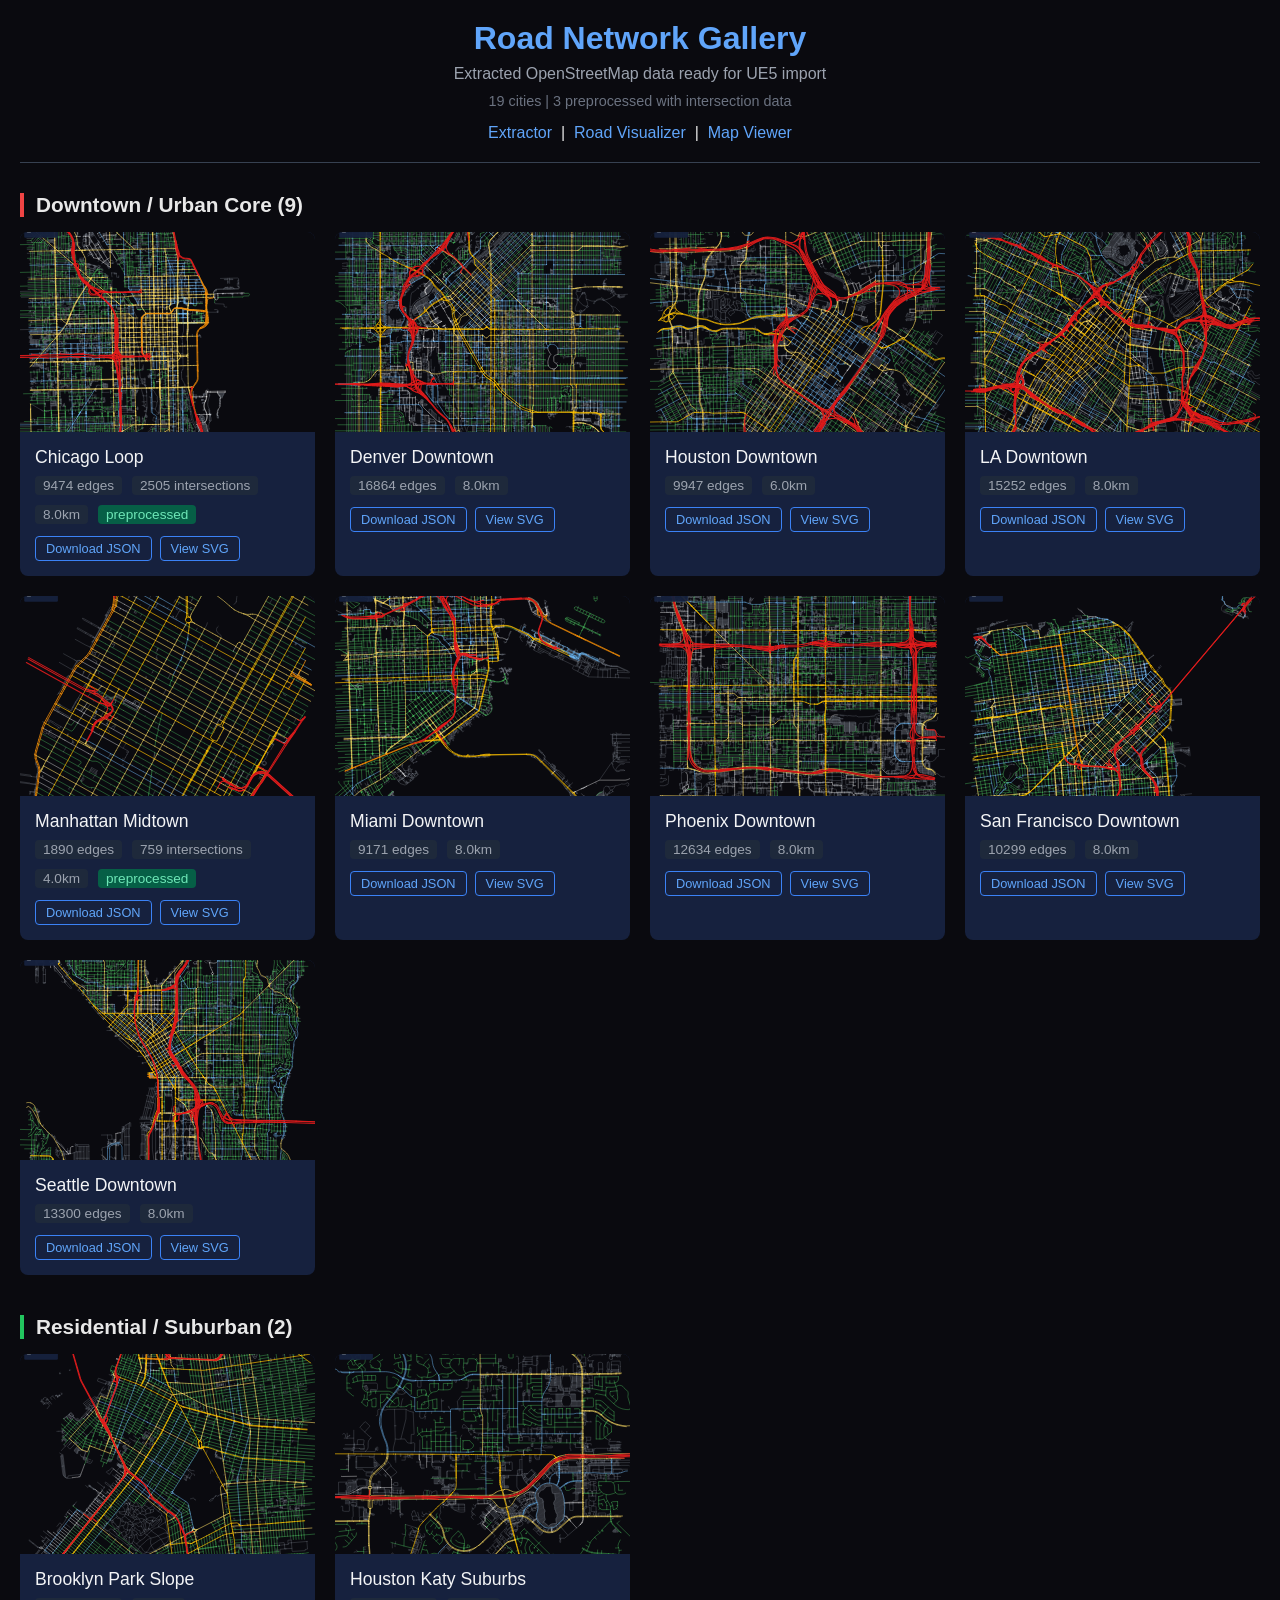
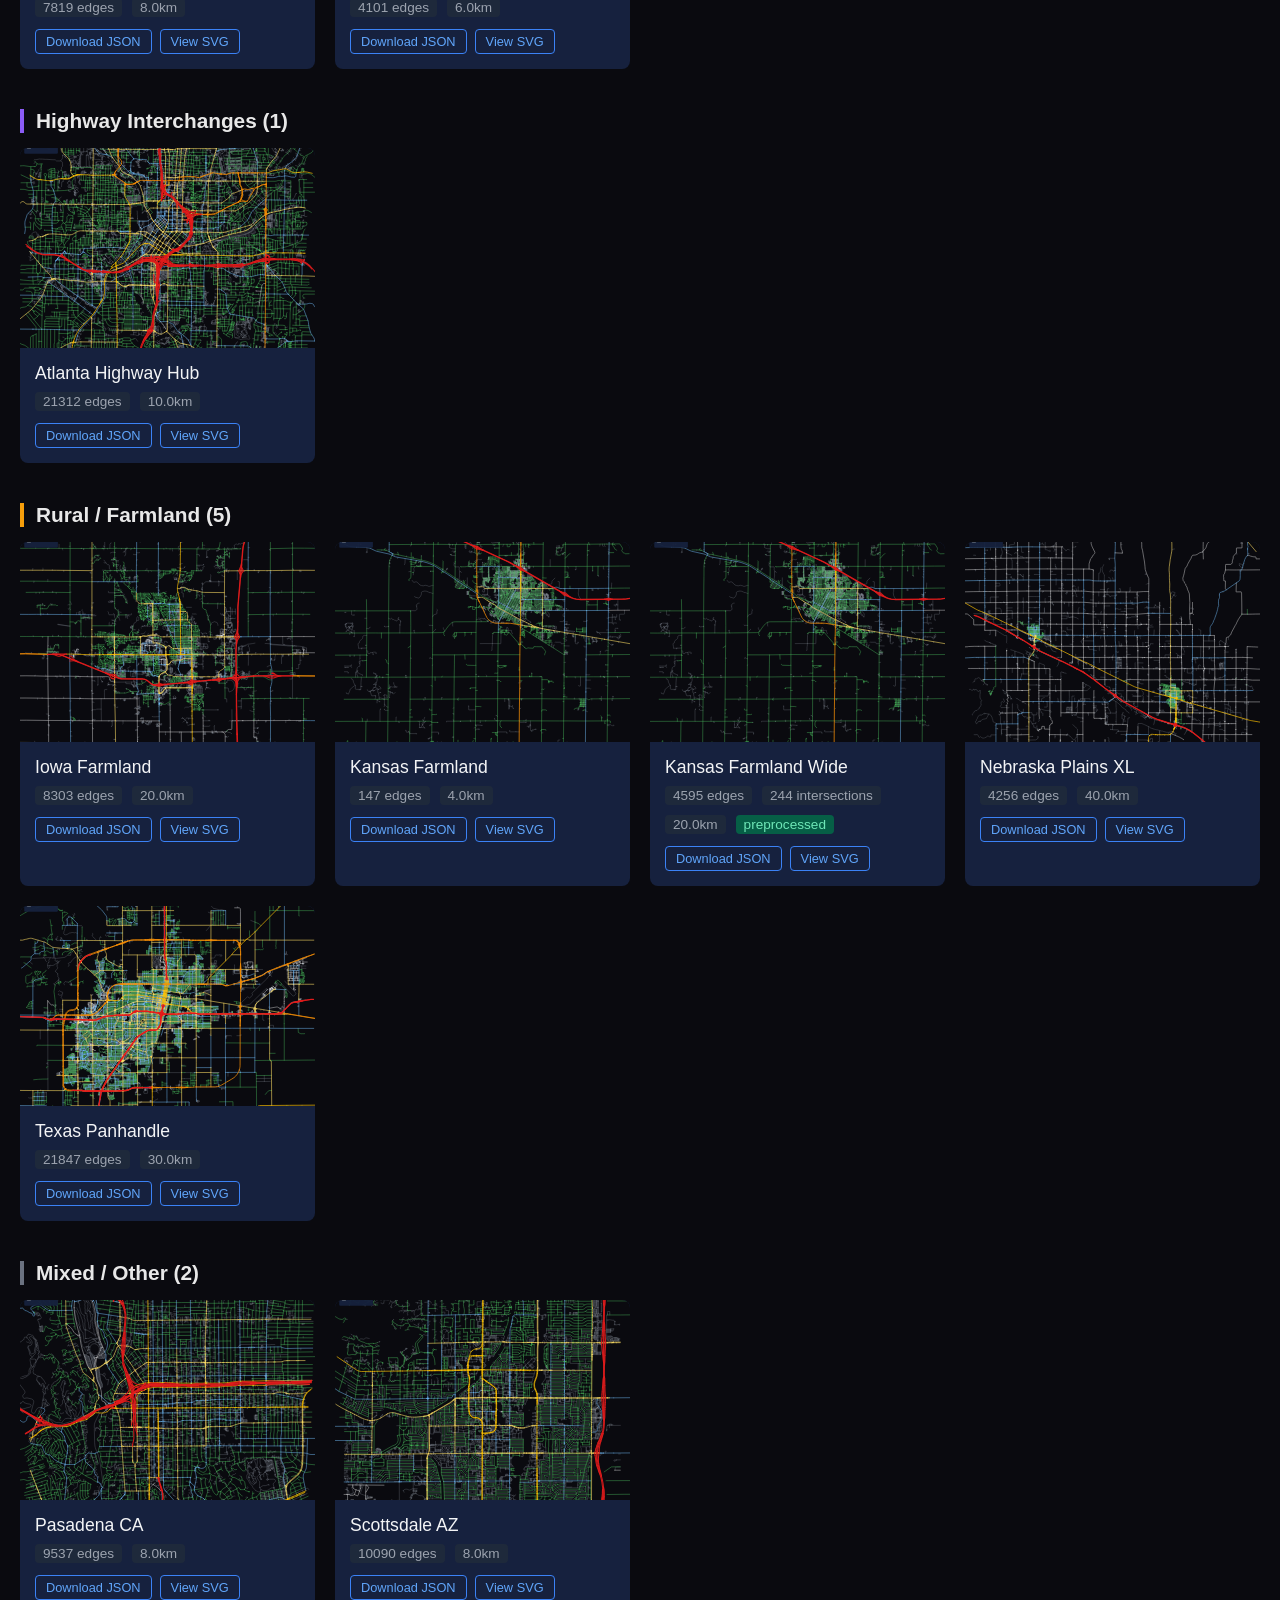
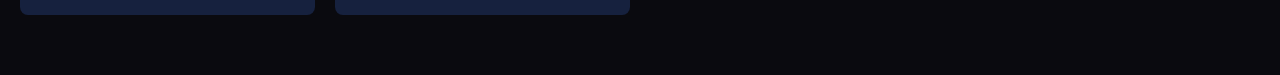
<file: output/gallery.html>
<!DOCTYPE html>
<html lang="en">
<head>
    <meta charset="UTF-8">
    <meta name="viewport" content="width=device-width, initial-scale=1.0">
    <title>Road Network Gallery - GIS Map Data</title>
    <style>
        * { margin: 0; padding: 0; box-sizing: border-box; }
        body {
            font-family: -apple-system, BlinkMacSystemFont, 'Segoe UI', sans-serif;
            background: #0a0a0f;
            color: #e8e8e8;
            padding: 20px;
            min-height: 100vh;
        }
        header {
            text-align: center;
            margin-bottom: 30px;
            padding-bottom: 20px;
            border-bottom: 1px solid #374151;
        }
        h1 { color: #60a5fa; margin-bottom: 8px; }
        .subtitle { color: #9ca3af; }
        .stats { margin-top: 10px; color: #6b7280; font-size: 0.9rem; }
        nav { margin-top: 15px; }
        nav a { color: #60a5fa; text-decoration: none; font-size: 1rem; }
        nav a:hover { text-decoration: underline; }

        .category {
            margin-bottom: 40px;
        }
        .category h2 {
            font-size: 1.3rem;
            margin-bottom: 15px;
            padding-left: 12px;
            border-left: 4px solid;
        }

        .grid {
            display: grid;
            grid-template-columns: repeat(auto-fill, minmax(280px, 1fr));
            gap: 20px;
        }

        .card {
            background: #16213e;
            border-radius: 8px;
            overflow: hidden;
            transition: transform 0.2s, box-shadow 0.2s;
        }
        .card:hover {
            transform: translateY(-4px);
            box-shadow: 0 8px 25px rgba(0,0,0,0.4);
        }

        .card-image {
            width: 100%;
            height: 200px;
            background: #0f172a;
            display: flex;
            align-items: center;
            justify-content: center;
            overflow: hidden;
        }
        .card-image img {
            width: 100%;
            height: 100%;
            object-fit: cover;
        }
        .card-image.no-image {
            color: #4b5563;
            font-size: 0.9rem;
        }

        .card-content {
            padding: 15px;
        }
        .card-title {
            font-size: 1.1rem;
            color: #f3f4f6;
            margin-bottom: 8px;
        }
        .card-meta {
            font-size: 0.85rem;
            color: #9ca3af;
            display: flex;
            flex-wrap: wrap;
            gap: 10px;
        }
        .card-meta span {
            background: #1e293b;
            padding: 2px 8px;
            border-radius: 4px;
        }
        .preprocessed {
            background: #065f46 !important;
            color: #6ee7b7;
        }

        .card-links {
            margin-top: 12px;
            display: flex;
            gap: 8px;
        }
        .card-links a {
            font-size: 0.8rem;
            color: #60a5fa;
            text-decoration: none;
            padding: 4px 10px;
            border: 1px solid #3b82f6;
            border-radius: 4px;
            transition: background 0.2s;
        }
        .card-links a:hover {
            background: #3b82f6;
            color: white;
        }
    </style>
</head>
<body>
    <header>
        <h1>Road Network Gallery</h1>
        <p class="subtitle">Extracted OpenStreetMap data ready for UE5 import</p>
        <p class="stats">19 cities | 3 preprocessed with intersection data</p>
        <nav><a href="../docs/index.html">Extractor</a> &nbsp;|&nbsp; <a href="visualize.html">Road Visualizer</a> &nbsp;|&nbsp; <a href="mapview.html">Map Viewer</a></nav>
    </header>

    <div class="category">
        <h2 style="border-color: #ef4444">Downtown / Urban Core (9)</h2>
        <div class="grid">

            <div class="card">
                <div class="card-image">
                    <img src="ue5_ready\Chicago_Loop_ue5.svg" alt="Chicago Loop">
                </div>
                <div class="card-content">
                    <div class="card-title">Chicago Loop</div>
                    <div class="card-meta">
                        <span>9474 edges</span><span>2505 intersections</span><span>8.0km</span>
                        <span class="preprocessed">preprocessed</span>
                    </div>
                    <div class="card-links">
                        <a href="ue5_ready\Chicago_Loop_ue5_preprocessed.json" download>Download JSON</a>
                        <a href="ue5_ready\Chicago_Loop_ue5.svg" target="_blank">View SVG</a>
                    </div>
                </div>
            </div>

            <div class="card">
                <div class="card-image">
                    <img src="ue5_ready\Denver_Downtown_ue5.svg" alt="Denver Downtown">
                </div>
                <div class="card-content">
                    <div class="card-title">Denver Downtown</div>
                    <div class="card-meta">
                        <span>16864 edges</span><span>8.0km</span>
                        
                    </div>
                    <div class="card-links">
                        <a href="ue5_ready\Denver_Downtown_ue5.json" download>Download JSON</a>
                        <a href="ue5_ready\Denver_Downtown_ue5.svg" target="_blank">View SVG</a>
                    </div>
                </div>
            </div>

            <div class="card">
                <div class="card-image">
                    <img src="ue5_ready\Houston_Downtown_ue5.svg" alt="Houston Downtown">
                </div>
                <div class="card-content">
                    <div class="card-title">Houston Downtown</div>
                    <div class="card-meta">
                        <span>9947 edges</span><span>6.0km</span>
                        
                    </div>
                    <div class="card-links">
                        <a href="ue5_ready\Houston_Downtown_ue5.json" download>Download JSON</a>
                        <a href="ue5_ready\Houston_Downtown_ue5.svg" target="_blank">View SVG</a>
                    </div>
                </div>
            </div>

            <div class="card">
                <div class="card-image">
                    <img src="ue5_ready\LA_Downtown_ue5.svg" alt="LA Downtown">
                </div>
                <div class="card-content">
                    <div class="card-title">LA Downtown</div>
                    <div class="card-meta">
                        <span>15252 edges</span><span>8.0km</span>
                        
                    </div>
                    <div class="card-links">
                        <a href="ue5_ready\LA_Downtown_ue5.json" download>Download JSON</a>
                        <a href="ue5_ready\LA_Downtown_ue5.svg" target="_blank">View SVG</a>
                    </div>
                </div>
            </div>

            <div class="card">
                <div class="card-image">
                    <img src="ue5_ready\Manhattan_Midtown_ue5.svg" alt="Manhattan Midtown">
                </div>
                <div class="card-content">
                    <div class="card-title">Manhattan Midtown</div>
                    <div class="card-meta">
                        <span>1890 edges</span><span>759 intersections</span><span>4.0km</span>
                        <span class="preprocessed">preprocessed</span>
                    </div>
                    <div class="card-links">
                        <a href="ue5_ready\Manhattan_Midtown_ue5_preprocessed.json" download>Download JSON</a>
                        <a href="ue5_ready\Manhattan_Midtown_ue5.svg" target="_blank">View SVG</a>
                    </div>
                </div>
            </div>

            <div class="card">
                <div class="card-image">
                    <img src="ue5_ready\Miami_Downtown_ue5.svg" alt="Miami Downtown">
                </div>
                <div class="card-content">
                    <div class="card-title">Miami Downtown</div>
                    <div class="card-meta">
                        <span>9171 edges</span><span>8.0km</span>
                        
                    </div>
                    <div class="card-links">
                        <a href="ue5_ready\Miami_Downtown_ue5.json" download>Download JSON</a>
                        <a href="ue5_ready\Miami_Downtown_ue5.svg" target="_blank">View SVG</a>
                    </div>
                </div>
            </div>

            <div class="card">
                <div class="card-image">
                    <img src="ue5_ready\Phoenix_Downtown_ue5.svg" alt="Phoenix Downtown">
                </div>
                <div class="card-content">
                    <div class="card-title">Phoenix Downtown</div>
                    <div class="card-meta">
                        <span>12634 edges</span><span>8.0km</span>
                        
                    </div>
                    <div class="card-links">
                        <a href="ue5_ready\Phoenix_Downtown_ue5.json" download>Download JSON</a>
                        <a href="ue5_ready\Phoenix_Downtown_ue5.svg" target="_blank">View SVG</a>
                    </div>
                </div>
            </div>

            <div class="card">
                <div class="card-image">
                    <img src="ue5_ready\San_Francisco_Downtown_ue5.svg" alt="San Francisco Downtown">
                </div>
                <div class="card-content">
                    <div class="card-title">San Francisco Downtown</div>
                    <div class="card-meta">
                        <span>10299 edges</span><span>8.0km</span>
                        
                    </div>
                    <div class="card-links">
                        <a href="ue5_ready\San_Francisco_Downtown_ue5.json" download>Download JSON</a>
                        <a href="ue5_ready\San_Francisco_Downtown_ue5.svg" target="_blank">View SVG</a>
                    </div>
                </div>
            </div>

            <div class="card">
                <div class="card-image">
                    <img src="ue5_ready\Seattle_Downtown_ue5.svg" alt="Seattle Downtown">
                </div>
                <div class="card-content">
                    <div class="card-title">Seattle Downtown</div>
                    <div class="card-meta">
                        <span>13300 edges</span><span>8.0km</span>
                        
                    </div>
                    <div class="card-links">
                        <a href="ue5_ready\Seattle_Downtown_ue5.json" download>Download JSON</a>
                        <a href="ue5_ready\Seattle_Downtown_ue5.svg" target="_blank">View SVG</a>
                    </div>
                </div>
            </div>

        </div>
    </div>

    <div class="category">
        <h2 style="border-color: #22c55e">Residential / Suburban (2)</h2>
        <div class="grid">

            <div class="card">
                <div class="card-image">
                    <img src="ue5_ready\Brooklyn_Park_Slope_ue5.svg" alt="Brooklyn Park Slope">
                </div>
                <div class="card-content">
                    <div class="card-title">Brooklyn Park Slope</div>
                    <div class="card-meta">
                        <span>7819 edges</span><span>8.0km</span>
                        
                    </div>
                    <div class="card-links">
                        <a href="ue5_ready\Brooklyn_Park_Slope_ue5.json" download>Download JSON</a>
                        <a href="ue5_ready\Brooklyn_Park_Slope_ue5.svg" target="_blank">View SVG</a>
                    </div>
                </div>
            </div>

            <div class="card">
                <div class="card-image">
                    <img src="ue5_ready\Houston_Katy_Suburbs_ue5.svg" alt="Houston Katy Suburbs">
                </div>
                <div class="card-content">
                    <div class="card-title">Houston Katy Suburbs</div>
                    <div class="card-meta">
                        <span>4101 edges</span><span>6.0km</span>
                        
                    </div>
                    <div class="card-links">
                        <a href="ue5_ready\Houston_Katy_Suburbs_ue5.json" download>Download JSON</a>
                        <a href="ue5_ready\Houston_Katy_Suburbs_ue5.svg" target="_blank">View SVG</a>
                    </div>
                </div>
            </div>

        </div>
    </div>


    <div class="category">
        <h2 style="border-color: #8b5cf6">Highway Interchanges (1)</h2>
        <div class="grid">

            <div class="card">
                <div class="card-image">
                    <img src="ue5_ready\Atlanta_Highway_Hub_ue5.svg" alt="Atlanta Highway Hub">
                </div>
                <div class="card-content">
                    <div class="card-title">Atlanta Highway Hub</div>
                    <div class="card-meta">
                        <span>21312 edges</span><span>10.0km</span>
                        
                    </div>
                    <div class="card-links">
                        <a href="ue5_ready\Atlanta_Highway_Hub_ue5.json" download>Download JSON</a>
                        <a href="ue5_ready\Atlanta_Highway_Hub_ue5.svg" target="_blank">View SVG</a>
                    </div>
                </div>
            </div>

        </div>
    </div>

    <div class="category">
        <h2 style="border-color: #f59e0b">Rural / Farmland (5)</h2>
        <div class="grid">

            <div class="card">
                <div class="card-image">
                    <img src="ue5_ready\Iowa_Farmland_ue5.svg" alt="Iowa Farmland">
                </div>
                <div class="card-content">
                    <div class="card-title">Iowa Farmland</div>
                    <div class="card-meta">
                        <span>8303 edges</span><span>20.0km</span>
                        
                    </div>
                    <div class="card-links">
                        <a href="ue5_ready\Iowa_Farmland_ue5.json" download>Download JSON</a>
                        <a href="ue5_ready\Iowa_Farmland_ue5.svg" target="_blank">View SVG</a>
                    </div>
                </div>
            </div>

            <div class="card">
                <div class="card-image">
                    <img src="ue5_ready\Kansas_Farmland_Wide_ue5.svg" alt="Kansas Farmland">
                </div>
                <div class="card-content">
                    <div class="card-title">Kansas Farmland</div>
                    <div class="card-meta">
                        <span>147 edges</span><span>4.0km</span>
                        
                    </div>
                    <div class="card-links">
                        <a href="ue5_ready\Kansas_Farmland_ue5.json" download>Download JSON</a>
                        <a href="ue5_ready\Kansas_Farmland_Wide_ue5.svg" target="_blank">View SVG</a>
                    </div>
                </div>
            </div>

            <div class="card">
                <div class="card-image">
                    <img src="ue5_ready\Kansas_Farmland_Wide_ue5.svg" alt="Kansas Farmland Wide">
                </div>
                <div class="card-content">
                    <div class="card-title">Kansas Farmland Wide</div>
                    <div class="card-meta">
                        <span>4595 edges</span><span>244 intersections</span><span>20.0km</span>
                        <span class="preprocessed">preprocessed</span>
                    </div>
                    <div class="card-links">
                        <a href="ue5_ready\Kansas_Farmland_Wide_ue5_preprocessed.json" download>Download JSON</a>
                        <a href="ue5_ready\Kansas_Farmland_Wide_ue5.svg" target="_blank">View SVG</a>
                    </div>
                </div>
            </div>

            <div class="card">
                <div class="card-image">
                    <img src="ue5_ready\Nebraska_Plains_XL_ue5.svg" alt="Nebraska Plains XL">
                </div>
                <div class="card-content">
                    <div class="card-title">Nebraska Plains XL</div>
                    <div class="card-meta">
                        <span>4256 edges</span><span>40.0km</span>
                        
                    </div>
                    <div class="card-links">
                        <a href="ue5_ready\Nebraska_Plains_XL_ue5.json" download>Download JSON</a>
                        <a href="ue5_ready\Nebraska_Plains_XL_ue5.svg" target="_blank">View SVG</a>
                    </div>
                </div>
            </div>

            <div class="card">
                <div class="card-image">
                    <img src="ue5_ready\Texas_Panhandle_ue5.svg" alt="Texas Panhandle">
                </div>
                <div class="card-content">
                    <div class="card-title">Texas Panhandle</div>
                    <div class="card-meta">
                        <span>21847 edges</span><span>30.0km</span>
                        
                    </div>
                    <div class="card-links">
                        <a href="ue5_ready\Texas_Panhandle_ue5.json" download>Download JSON</a>
                        <a href="ue5_ready\Texas_Panhandle_ue5.svg" target="_blank">View SVG</a>
                    </div>
                </div>
            </div>

        </div>
    </div>

    <div class="category">
        <h2 style="border-color: #6b7280">Mixed / Other (2)</h2>
        <div class="grid">

            <div class="card">
                <div class="card-image">
                    <img src="ue5_ready\Pasadena_CA_ue5.svg" alt="Pasadena CA">
                </div>
                <div class="card-content">
                    <div class="card-title">Pasadena CA</div>
                    <div class="card-meta">
                        <span>9537 edges</span><span>8.0km</span>
                        
                    </div>
                    <div class="card-links">
                        <a href="ue5_ready\Pasadena_CA_ue5.json" download>Download JSON</a>
                        <a href="ue5_ready\Pasadena_CA_ue5.svg" target="_blank">View SVG</a>
                    </div>
                </div>
            </div>

            <div class="card">
                <div class="card-image">
                    <img src="ue5_ready\Scottsdale_AZ_ue5.svg" alt="Scottsdale AZ">
                </div>
                <div class="card-content">
                    <div class="card-title">Scottsdale AZ</div>
                    <div class="card-meta">
                        <span>10090 edges</span><span>8.0km</span>
                        
                    </div>
                    <div class="card-links">
                        <a href="ue5_ready\Scottsdale_AZ_ue5.json" download>Download JSON</a>
                        <a href="ue5_ready\Scottsdale_AZ_ue5.svg" target="_blank">View SVG</a>
                    </div>
                </div>
            </div>

        </div>
    </div>

</body>
</html>
</file>
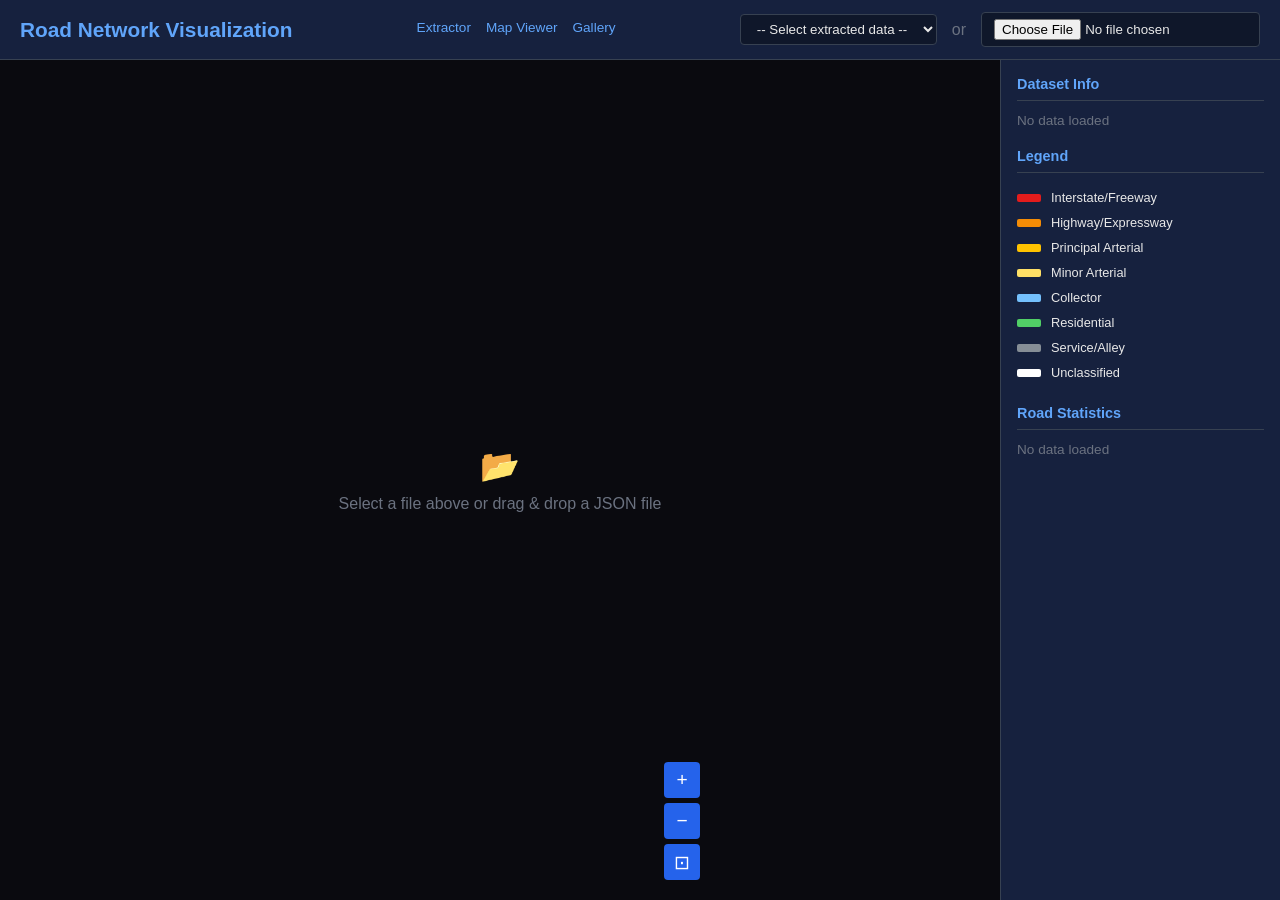
<file: output/visualize.html>
<!DOCTYPE html>
<html lang="en">
<head>
    <meta charset="UTF-8">
    <meta name="viewport" content="width=device-width, initial-scale=1.0">
    <title>Road Network Visualization</title>
    <style>
        * { margin: 0; padding: 0; box-sizing: border-box; }
        body {
            font-family: -apple-system, BlinkMacSystemFont, 'Segoe UI', sans-serif;
            background: #0a0a0f;
            color: #e8e8e8;
            min-height: 100vh;
            display: flex;
            flex-direction: column;
        }
        header {
            background: #16213e;
            padding: 12px 20px;
            display: flex;
            justify-content: space-between;
            align-items: center;
            border-bottom: 1px solid #374151;
        }
        h1 { font-size: 1.3rem; color: #60a5fa; }
        .controls {
            display: flex;
            gap: 15px;
            align-items: center;
        }
        select, input[type="file"] {
            background: #0f172a;
            border: 1px solid #374151;
            color: #e8e8e8;
            padding: 6px 12px;
            border-radius: 4px;
        }
        button {
            background: #2563eb;
            border: none;
            color: white;
            padding: 8px 16px;
            border-radius: 4px;
            cursor: pointer;
        }
        button:hover { background: #3b82f6; }
        .main {
            flex: 1;
            display: flex;
        }
        #canvas-container {
            flex: 1;
            position: relative;
            overflow: hidden;
        }
        canvas {
            display: block;
            cursor: grab;
        }
        canvas:active { cursor: grabbing; }
        .sidebar {
            width: 280px;
            background: #16213e;
            padding: 16px;
            border-left: 1px solid #374151;
            overflow-y: auto;
        }
        .sidebar h3 {
            font-size: 0.9rem;
            color: #60a5fa;
            margin-bottom: 12px;
            border-bottom: 1px solid #374151;
            padding-bottom: 8px;
        }
        .stat-row {
            display: flex;
            justify-content: space-between;
            padding: 6px 0;
            font-size: 0.85rem;
            border-bottom: 1px solid #1f2937;
        }
        .stat-label { color: #9ca3af; }
        .stat-value { color: #e8e8e8; font-weight: 500; }
        .legend-item {
            display: flex;
            align-items: center;
            gap: 10px;
            padding: 5px 0;
            font-size: 0.8rem;
        }
        .color-box {
            width: 24px;
            height: 8px;
            border-radius: 2px;
        }
        .category-badge {
            display: inline-block;
            background: #2563eb;
            padding: 4px 12px;
            border-radius: 12px;
            font-size: 0.8rem;
            text-transform: uppercase;
            margin-top: 8px;
        }
        #drop-zone {
            position: absolute;
            top: 50%;
            left: 50%;
            transform: translate(-50%, -50%);
            text-align: center;
            color: #6b7280;
        }
        #drop-zone.hidden { display: none; }
        #drop-zone p { margin: 10px 0; }
        .zoom-controls {
            position: absolute;
            bottom: 20px;
            right: 300px;
            display: flex;
            flex-direction: column;
            gap: 5px;
        }
        .zoom-controls button {
            width: 36px;
            height: 36px;
            font-size: 1.2rem;
            padding: 0;
        }
        #info-overlay {
            position: absolute;
            top: 10px;
            left: 10px;
            background: rgba(22, 33, 62, 0.9);
            padding: 10px 14px;
            border-radius: 6px;
            font-size: 0.8rem;
            color: #9ca3af;
        }
    </style>
</head>
<body>
    <header>
        <h1>Road Network Visualization</h1>
        <div style="display:flex;gap:15px;margin:4px 0 8px">
            <a href="../docs/index.html" style="color:#60a5fa;text-decoration:none;font-size:0.85rem">Extractor</a>
            <a href="mapview.html" style="color:#60a5fa;text-decoration:none;font-size:0.85rem">Map Viewer</a>
            <a href="gallery.html" style="color:#60a5fa;text-decoration:none;font-size:0.85rem">Gallery</a>
        </div>
        <div class="controls">
            <select id="file-select">
                <option value="">-- Select extracted data --</option>
                <option value="ue5_ready/Manhattan_Midtown_ue5.json">Manhattan Midtown</option>
                <option value="ue5_ready/Kansas_Farmland_ue5.json">Kansas Farmland</option>
            </select>
            <span style="color:#6b7280">or</span>
            <input type="file" id="file-input" accept=".json">
        </div>
    </header>

    <div class="main">
        <div id="canvas-container">
            <canvas id="canvas"></canvas>
            <div id="drop-zone">
                <p style="font-size:2rem">📂</p>
                <p>Select a file above or drag & drop a JSON file</p>
            </div>
            <div id="info-overlay" style="display:none">
                <span id="mouse-coords">X: 0, Y: 0</span>
            </div>
            <div class="zoom-controls">
                <button id="zoom-in">+</button>
                <button id="zoom-out">−</button>
                <button id="zoom-fit">⊡</button>
            </div>
        </div>

        <div class="sidebar">
            <h3>Dataset Info</h3>
            <div id="dataset-info">
                <p style="color:#6b7280;font-size:0.85rem">No data loaded</p>
            </div>

            <h3 style="margin-top:20px">Legend</h3>
            <div id="legend">
                <div class="legend-item"><span class="color-box" style="background:#E31C1C"></span>Interstate/Freeway</div>
                <div class="legend-item"><span class="color-box" style="background:#F48C06"></span>Highway/Expressway</div>
                <div class="legend-item"><span class="color-box" style="background:#FFC300"></span>Principal Arterial</div>
                <div class="legend-item"><span class="color-box" style="background:#FFE066"></span>Minor Arterial</div>
                <div class="legend-item"><span class="color-box" style="background:#74C0FC"></span>Collector</div>
                <div class="legend-item"><span class="color-box" style="background:#51CF66"></span>Residential</div>
                <div class="legend-item"><span class="color-box" style="background:#868E96"></span>Service/Alley</div>
                <div class="legend-item"><span class="color-box" style="background:#FFFFFF"></span>Unclassified</div>
            </div>

            <h3 style="margin-top:20px">Road Statistics</h3>
            <div id="road-stats">
                <p style="color:#6b7280;font-size:0.85rem">No data loaded</p>
            </div>
        </div>
    </div>

    <script>
        const canvas = document.getElementById('canvas');
        const ctx = canvas.getContext('2d');
        const container = document.getElementById('canvas-container');

        let data = null;
        let scale = 1;
        let offsetX = 0;
        let offsetY = 0;
        let isDragging = false;
        let lastX, lastY;

        // Road type draw order and widths
        const roadOrder = ['service', 'unclassified', 'residential', 'collector', 'minor_arterial', 'arterial', 'highway', 'interstate'];
        const widthScale = {
            interstate: 4, highway: 3.5, arterial: 3, minor_arterial: 2.5,
            collector: 2, residential: 1.5, service: 1, unclassified: 1.5
        };

        function resizeCanvas() {
            canvas.width = container.clientWidth;
            canvas.height = container.clientHeight;
            if (data) render();
        }

        function render() {
            if (!data) return;

            ctx.fillStyle = '#0a0a0f';
            ctx.fillRect(0, 0, canvas.width, canvas.height);

            const centerX = canvas.width / 2 + offsetX;
            const centerY = canvas.height / 2 + offsetY;

            // Group edges by road type
            const edgesByType = {};
            for (const edge of data.edges) {
                const type = edge.road_type;
                if (!edgesByType[type]) edgesByType[type] = [];
                edgesByType[type].push(edge);
            }

            // Draw in order (minor roads first, major roads on top)
            for (const type of roadOrder) {
                const edges = edgesByType[type] || [];
                for (const edge of edges) {
                    drawEdge(edge, centerX, centerY);
                }
            }

            // Draw scale indicator
            drawScaleBar();
        }

        function drawEdge(edge, centerX, centerY) {
            if (!edge.points || edge.points.length < 2) return;

            ctx.beginPath();
            ctx.strokeStyle = edge.color;
            ctx.lineWidth = (widthScale[edge.road_type] || 1) * Math.max(0.5, scale * 0.8);
            ctx.lineCap = 'round';
            ctx.lineJoin = 'round';

            const [x0, y0] = edge.points[0];
            ctx.moveTo(centerX + x0 * scale / 100, centerY - y0 * scale / 100);

            for (let i = 1; i < edge.points.length; i++) {
                const [x, y] = edge.points[i];
                ctx.lineTo(centerX + x * scale / 100, centerY - y * scale / 100);
            }

            ctx.stroke();
        }

        function drawScaleBar() {
            const barWidth = 100;
            const metersPerPixel = 100 / scale;
            const barMeters = Math.round(barWidth * metersPerPixel);

            ctx.fillStyle = '#374151';
            ctx.fillRect(20, canvas.height - 40, barWidth, 4);

            ctx.fillStyle = '#9ca3af';
            ctx.font = '12px sans-serif';
            ctx.fillText(`${barMeters}m`, 20, canvas.height - 48);
        }

        function fitToView() {
            if (!data) return;

            const bounds = data.metadata.bounds_uu;
            const dataWidth = bounds.max[0] - bounds.min[0];
            const dataHeight = bounds.max[1] - bounds.min[1];

            const scaleX = (canvas.width - 100) / (dataWidth / 100);
            const scaleY = (canvas.height - 100) / (dataHeight / 100);

            scale = Math.min(scaleX, scaleY) * 0.9;
            offsetX = 0;
            offsetY = 0;

            render();
        }

        function loadData(jsonData) {
            data = jsonData;
            document.getElementById('drop-zone').classList.add('hidden');
            document.getElementById('info-overlay').style.display = 'block';

            // Update info panel
            const meta = data.metadata;
            document.getElementById('dataset-info').innerHTML = `
                <div class="stat-row">
                    <span class="stat-label">City</span>
                    <span class="stat-value">${meta.city}</span>
                </div>
                <div class="stat-row">
                    <span class="stat-label">Size</span>
                    <span class="stat-value">${meta.size_km} km × ${meta.size_km} km</span>
                </div>
                <div class="stat-row">
                    <span class="stat-label">Total Roads</span>
                    <span class="stat-value">${meta.total_roads.toLocaleString()}</span>
                </div>
                <div class="stat-row">
                    <span class="stat-label">Total Nodes</span>
                    <span class="stat-value">${meta.total_nodes.toLocaleString()}</span>
                </div>
                <div class="category-badge">${meta.category}</div>
            `;

            // Update road stats
            const stats = meta.road_stats;
            const colors = {
                interstate: '#E31C1C', highway: '#F48C06', arterial: '#FFC300',
                minor_arterial: '#FFE066', collector: '#74C0FC', residential: '#51CF66',
                service: '#868E96', unclassified: '#FFFFFF'
            };

            let statsHtml = '';
            for (const [type, count] of Object.entries(stats)) {
                if (count > 0) {
                    statsHtml += `
                        <div class="stat-row">
                            <span class="stat-label" style="display:flex;align-items:center;gap:6px">
                                <span class="color-box" style="background:${colors[type]};width:12px;height:6px"></span>
                                ${type}
                            </span>
                            <span class="stat-value">${count}</span>
                        </div>
                    `;
                }
            }
            document.getElementById('road-stats').innerHTML = statsHtml;

            fitToView();
        }

        // Event handlers
        canvas.addEventListener('wheel', (e) => {
            e.preventDefault();
            const factor = e.deltaY > 0 ? 0.9 : 1.1;
            scale *= factor;
            scale = Math.max(0.01, Math.min(10, scale));
            render();
        });

        canvas.addEventListener('mousedown', (e) => {
            isDragging = true;
            lastX = e.clientX;
            lastY = e.clientY;
        });

        canvas.addEventListener('mousemove', (e) => {
            if (isDragging) {
                offsetX += e.clientX - lastX;
                offsetY += e.clientY - lastY;
                lastX = e.clientX;
                lastY = e.clientY;
                render();
            }

            // Update coordinates display
            if (data) {
                const rect = canvas.getBoundingClientRect();
                const x = ((e.clientX - rect.left - canvas.width/2 - offsetX) / scale) * 100;
                const y = -((e.clientY - rect.top - canvas.height/2 - offsetY) / scale) * 100;
                document.getElementById('mouse-coords').textContent =
                    `X: ${Math.round(x)} UU, Y: ${Math.round(y)} UU`;
            }
        });

        canvas.addEventListener('mouseup', () => isDragging = false);
        canvas.addEventListener('mouseleave', () => isDragging = false);

        document.getElementById('zoom-in').addEventListener('click', () => {
            scale *= 1.3;
            render();
        });

        document.getElementById('zoom-out').addEventListener('click', () => {
            scale /= 1.3;
            render();
        });

        document.getElementById('zoom-fit').addEventListener('click', fitToView);

        document.getElementById('file-select').addEventListener('change', async (e) => {
            if (e.target.value) {
                try {
                    const response = await fetch(e.target.value);
                    const json = await response.json();
                    loadData(json);
                } catch (err) {
                    alert('Error loading file: ' + err.message);
                }
            }
        });

        document.getElementById('file-input').addEventListener('change', (e) => {
            const file = e.target.files[0];
            if (file) {
                const reader = new FileReader();
                reader.onload = (evt) => {
                    try {
                        const json = JSON.parse(evt.target.result);
                        loadData(json);
                    } catch (err) {
                        alert('Error parsing JSON: ' + err.message);
                    }
                };
                reader.readAsText(file);
            }
        });

        // Drag and drop
        container.addEventListener('dragover', (e) => e.preventDefault());
        container.addEventListener('drop', (e) => {
            e.preventDefault();
            const file = e.dataTransfer.files[0];
            if (file) {
                const reader = new FileReader();
                reader.onload = (evt) => {
                    try {
                        const json = JSON.parse(evt.target.result);
                        loadData(json);
                    } catch (err) {
                        alert('Error parsing JSON: ' + err.message);
                    }
                };
                reader.readAsText(file);
            }
        });

        window.addEventListener('resize', resizeCanvas);
        resizeCanvas();
    </script>
</body>
</html>
</file>
